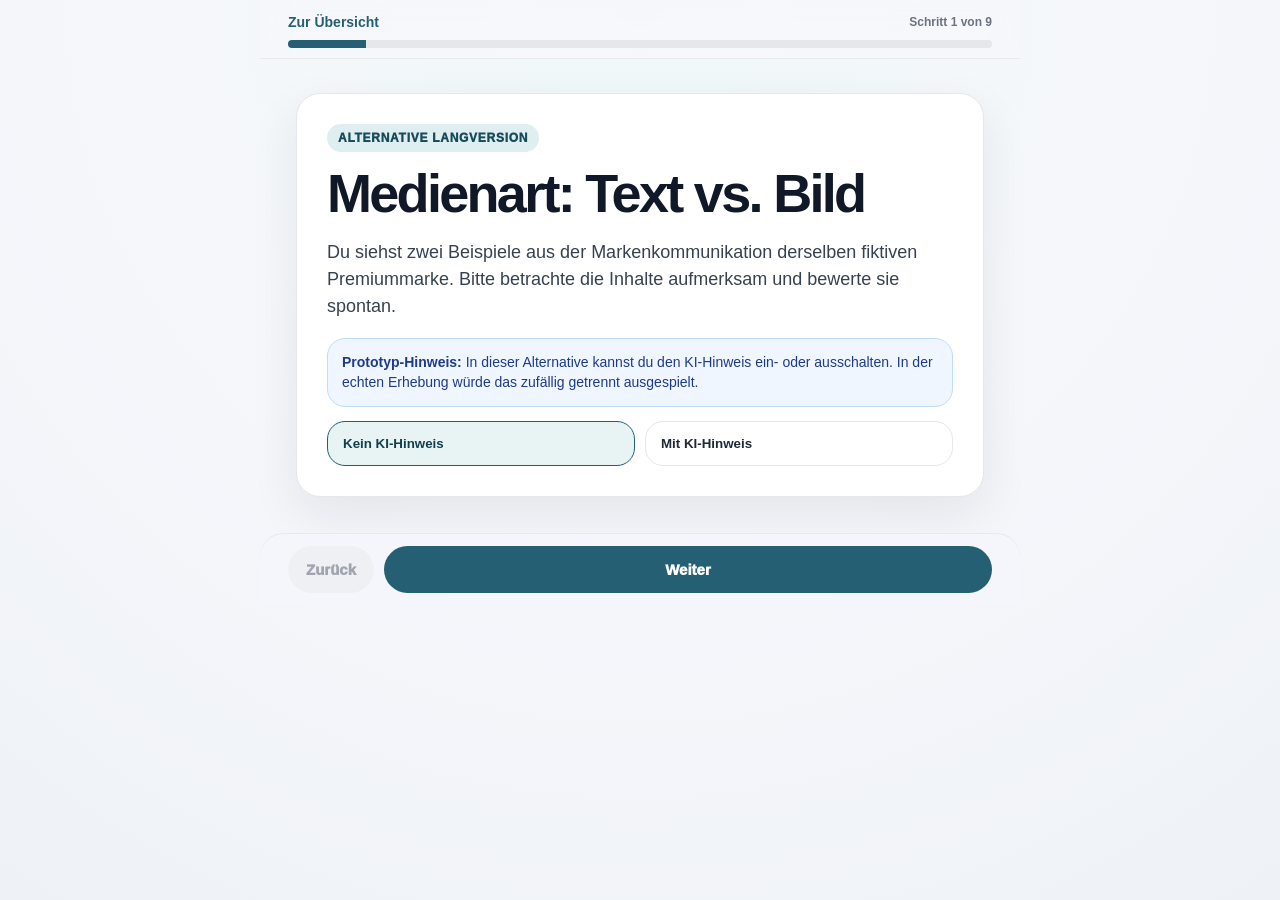
<file: 05_Alternative_Medienart.html>
<!doctype html>
<html lang="de">
<head>
<meta charset="utf-8">
<meta name="viewport" content="width=device-width,initial-scale=1,viewport-fit=cover">
<title>Alternative Medienart</title>
<style>
:root{--bg:#f6f7fb;--card:#fff;--ink:#111827;--muted:#6b7280;--line:#e5e7eb;--brand:#245f73;--brand2:#dfeef0;--danger:#b91c1c;--radius:24px;--max:760px}*{box-sizing:border-box}html{scroll-behavior:smooth}body{margin:0;min-height:100svh;background:radial-gradient(circle at top,#eff8f8 0,#f6f7fb 46%,#eef2f7 100%);font-family:-apple-system,BlinkMacSystemFont,"Segoe UI",Roboto,Inter,Arial,sans-serif;color:var(--ink);padding:env(safe-area-inset-top) env(safe-area-inset-right) env(safe-area-inset-bottom) env(safe-area-inset-left)}.app{width:min(100%,var(--max));margin:0 auto;min-height:100svh;display:flex;flex-direction:column}.top{position:sticky;top:0;z-index:20;background:rgba(246,247,251,.88);backdrop-filter:blur(16px);padding:14px clamp(14px,4vw,28px) 10px;border-bottom:1px solid rgba(229,231,235,.8)}.toprow{display:flex;align-items:center;justify-content:space-between;gap:12px}.backlink{color:var(--brand);text-decoration:none;font-weight:900;font-size:14px}.steptext{font-size:12px;color:var(--muted);font-weight:800}.bar{height:8px;background:#e5e7eb;border-radius:999px;overflow:hidden;margin-top:10px}.bar span{display:block;height:100%;background:var(--brand);width:0%;transition:.25s}.screen{display:none;padding:clamp(18px,5vw,36px);flex:1}.screen.active{display:block}.card{background:var(--card);border:1px solid var(--line);border-radius:var(--radius);padding:clamp(18px,5vw,30px);box-shadow:0 18px 50px rgba(15,23,42,.08)}h1{font-size:clamp(30px,8vw,54px);line-height:1.02;letter-spacing:-.05em;margin:0 0 14px}h2{font-size:clamp(23px,6vw,36px);line-height:1.08;letter-spacing:-.04em;margin:0 0 12px}p{font-size:clamp(15px,3.8vw,18px);line-height:1.5;color:#374151}.muted{color:var(--muted)}.pill{display:inline-flex;padding:7px 11px;border-radius:999px;background:var(--brand2);color:#174b5b;font-size:12px;font-weight:950;text-transform:uppercase;letter-spacing:.06em;margin-bottom:14px}.notice{border:1px solid #bfdbfe;background:#eff6ff;color:#1e3a8a;border-radius:18px;padding:13px 14px;font-size:14px;line-height:1.45;margin:14px 0}.treatment{border:1px solid var(--line);border-radius:22px;background:#fbfbfc;padding:14px;margin:14px 0 18px}.ad{background:#fff;border-radius:20px;border:1px solid #eceff3;overflow:hidden}.adimg{width:100%;display:block;max-height:48svh;object-fit:cover}.adbody{padding:18px}.brandname{font-size:12px;font-weight:950;color:#245f73;letter-spacing:.12em;text-transform:uppercase;margin-bottom:8px}.headline{font-size:clamp(24px,7vw,38px);line-height:1;letter-spacing:-.04em;font-weight:950;margin-bottom:10px}.copy{color:#4b5563;line-height:1.48;font-size:clamp(15px,3.8vw,17px)}.qblock{margin:18px 0;padding-top:4px}.qtitle{font-weight:850;font-size:clamp(15px,4vw,18px);line-height:1.35;margin-bottom:12px}.scale{display:grid;grid-template-columns:1fr auto;align-items:center;gap:12px}.scale input{width:100%;accent-color:var(--brand)}.value{min-width:38px;height:38px;border-radius:14px;background:#eef2f7;display:grid;place-items:center;font-weight:950}.labels{display:flex;justify-content:space-between;color:#6b7280;font-size:11px;margin-top:4px;gap:10px}.choicegrid{display:grid;grid-template-columns:1fr;gap:10px;margin-top:14px}.choice{border:1px solid var(--line);background:#fff;border-radius:18px;padding:14px 15px;text-align:left;font-weight:800;color:#1f2937}.choice.selected{border-color:var(--brand);background:#e8f3f4;color:#123f4c}.field{width:100%;border:1px solid var(--line);border-radius:16px;padding:14px;font:inherit;background:#fff}.nav{position:sticky;bottom:0;background:rgba(246,247,251,.9);backdrop-filter:blur(16px);border-top:1px solid rgba(229,231,235,.9);padding:12px clamp(14px,4vw,28px) calc(12px + env(safe-area-inset-bottom));display:flex;gap:10px}.btn{border:0;border-radius:999px;padding:15px 18px;font-weight:950;font-size:15px}.btn.secondary{background:#e5e7eb;color:#374151}.btn.primary{background:var(--brand);color:#fff;flex:1}.btn:disabled{opacity:.45}.summary{white-space:pre-wrap;background:#0f172a;color:#e5e7eb;border-radius:18px;padding:16px;font-size:13px;overflow:auto;max-height:42svh}@media(min-width:720px){.choicegrid{grid-template-columns:repeat(2,1fr)}.screen{padding-top:34px}.adbody{padding:24px}.nav{border-radius:24px 24px 0 0}}@media(max-width:370px){.nav{flex-direction:column-reverse}.btn{width:100%}.adimg{max-height:40svh}}
.index-link{display:inline-flex;align-items:center;gap:6px;text-decoration:none;color:#155eaa;background:#eef5ff;border:1px solid #bfdbfe;border-radius:999px;padding:8px 12px;font-size:13px;font-weight:850;margin-bottom:10px}.index-link:active{transform:translateY(1px)}@media (min-width:760px){.index-link{font-size:14px}}
</style>
</head>
<body>
<div class="app">
<header class="top"><div class="toprow"><a class="backlink" href="index.html">Zur Übersicht</a><div class="steptext" id="stepText"></div></div><div class="bar"><span id="progress"></span></div></header>
<main id="screens"></main>
<nav class="nav"><button class="btn secondary" id="prevBtn">Zurück</button><button class="btn primary" id="nextBtn">Weiter</button></nav>
</div>
<script>
const image='aurelis_premium.png';
const textAsset={type:'Text',html:`<div class="ad"><div class="adbody"><div class="brandname">Aurelis</div><div class="headline">Mehr Ruhe für deine Haut.</div><div class="copy">Aurelis verbindet hochwertige Formulierungen mit einer Pflegeroutine, die sich bewusst und angenehm anfühlt. Für Haut, die gepflegter, ausgeglichener und frischer wirken soll.</div></div></div>`};
const imageAsset={type:'Bild',html:`<div class="ad"><img class="adimg" src="${image}" alt="Aurelis Premium Treatment"><div class="adbody"><div class="brandname">Aurelis</div><div class="copy">Bildmotiv der Markenkommunikation.</div></div></div>`};
let order=Math.random()<.5?[textAsset,imageAsset]:[imageAsset,textAsset];
let aiMode=false;const answers={condition:'alternative_medienart',ai_hint:false,order:order.map(x=>x.type)};
const likertLabels='<div class="labels"><span>1 Stimme gar nicht zu</span><span>5 Stimme voll zu</span></div>';
const evalItems=[['trust_reliable','Durch die gezeigte Anzeige wirkt diese Marke für mich verlässlich.'],['trust','Durch die gezeigte Anzeige könnte ich mir vorstellen, Vertrauen in diese Marke aufzubauen.'],['trust_promise','Durch die gezeigte Anzeige wirkt es auf mich so, als würde diese Marke halten, was sie verspricht.'],['trust_intentions','Durch die gezeigte Anzeige wirkt es auf mich so, als würde diese Marke die Erwartungen ihrer Kund:innen erfüllen.'],['innovative','Durch die gezeigte Anzeige habe ich das Gefühl, dass diese Marke innovativ ist.'],['creative','Durch die gezeigte Anzeige habe ich das Gefühl, dass diese Marke kreativ ist.'],['modern','Durch die gezeigte Anzeige habe ich das Gefühl, dass diese Marke modern und zukunftsorientiert ist.'],['solutions','Durch die gezeigte Anzeige habe ich das Gefühl, dass diese Marke neue und relevante Lösungen hervorbringen kann.'],['purchase','Durch die gezeigte Anzeige könnte ich mir vorstellen, Produkte dieser Marke zu kaufen.'],['consider','Durch die gezeigte Anzeige ist die Wahrscheinlichkeit hoch, dass ich diese Marke in Betracht ziehen könnte.'],['choose','Durch die gezeigte Anzeige könnte ich diese Marke eher auswählen als vergleichbare Alternativen.'],['positive','Durch die gezeigte Anzeige hinterlässt diese Marke insgesamt einen positiven Eindruck bei mir.'],['fit','Durch die gezeigte Anzeige wirkt die Markenkommunikation für mich passend zu dieser Marke.'],['quality','Durch die gezeigte Anzeige wirkt diese Marke für mich hochwertig.']];
const blocks=[];
function treatment(asset){return `<div class="treatment"><div class="pill">Treatment sichtbar: ${asset.type}</div>${asset.html}</div>`}
function slider(name,label){return `<div class="qblock"><div class="qtitle">${label}</div><div class="scale"><input type="range" min="1" max="5" value="3" step="1" data-name="${name}"><div class="value" data-val="${name}">3</div></div>${likertLabels}</div>`}
function choices(name,opts){return `<div class="choicegrid" data-choice="${name}">${opts.map(o=>`<button class="choice" type="button" data-value="${o}">${o}</button>`).join('')}</div>`}
function evalScreen(asset,idx){return `<section class="screen"><div class="card"><div class="pill">Bewertung Stimulus ${idx+1}</div><h2>${asset.type}-Asset bewerten</h2><p class="muted">Bitte bewerte die folgenden Aussagen spontan nach deinem Eindruck.</p>${treatment(asset)}${evalItems.map(([k,l])=>slider(`s${idx+1}_${asset.type}_${k}`,l)).join('')}</div></section>`}
blocks.push(`<section class="screen active"><div class="card"><div class="pill">Alternative Langversion</div><h1>Medienart: Text vs. Bild</h1><p>Du siehst zwei Beispiele aus der Markenkommunikation derselben fiktiven Premiummarke. Bitte betrachte die Inhalte aufmerksam und bewerte sie spontan.</p><div class="notice"><strong>Prototyp-Hinweis:</strong> In dieser Alternative kannst du den KI-Hinweis ein- oder ausschalten. In der echten Erhebung würde das zufällig getrennt ausgespielt.</div><div class="choicegrid" data-choice="ai_hint"><button class="choice selected" type="button" data-value="Kein KI-Hinweis">Kein KI-Hinweis</button><button class="choice" type="button" data-value="Mit KI-Hinweis">Mit KI-Hinweis</button></div></div></section>`);
blocks.push(`<section class="screen"><div class="card"><div class="pill">Stimulus 1</div><h2>Bitte betrachte diesen Inhalt</h2><p class="muted aiNotice"></p>${treatment(order[0])}</div></section>`);
blocks.push(evalScreen(order[0],0));
blocks.push(`<section class="screen"><div class="card"><div class="pill">Stimulus 2</div><h2>Bitte betrachte diesen Inhalt</h2><p class="muted aiNotice"></p>${treatment(order[1])}</div></section>`);
blocks.push(evalScreen(order[1],1));
blocks.push(`<section class="screen"><div class="card"><div class="pill">Direkter Vergleich</div><h2>Vergleich der beiden Medienarten</h2><div class="qblock"><div class="qtitle">Welcher Inhalt hat dein Vertrauen in die Marke stärker beeinflusst?</div>${choices('compare_trust',['Der Text','Das Bild','Beide etwa gleich stark'])}</div><div class="qblock"><div class="qtitle">Welcher Inhalt ließ die Marke innovativer erscheinen?</div>${choices('compare_innovation',['Der Text','Das Bild','Beide etwa gleich stark'])}</div><div class="qblock"><div class="qtitle">Welcher Inhalt machte die Marke für dich kaufrelevanter?</div>${choices('compare_purchase',['Der Text','Das Bild','Beide etwa gleich stark'])}</div></div></section>`);
blocks.push(`<section class="screen"><div class="card"><div class="pill">Checks</div><h2>Abschließende Einschätzung</h2>${slider('ai_detected','Bei der gezeigten Anzeige hatte ich den Eindruck, dass künstliche Intelligenz eingesetzt wurde.')}${slider('creation_relevant','Für meine Bewertung war relevant, wie die Inhalte erstellt wurden.')}${slider('category_familiarity','Wie vertraut bist du generell mit der gezeigten Produktkategorie?')}</div></section>`);
blocks.push(`<section class="screen"><div class="card"><div class="pill">Demografie</div><h2>Angaben zu deiner Person</h2><div class="qblock"><div class="qtitle">Wie alt bist du?</div><input class="field" data-name="age" inputmode="numeric" placeholder="Alter"></div><div class="qblock"><div class="qtitle">Welchem Geschlecht ordnest du dich zu?</div>${choices('gender',['Weiblich','Männlich','Divers','Keine Angabe'])}</div><div class="qblock"><div class="qtitle">Wie häufig nutzt du KI-Anwendungen?</div>${choices('ai_usage',['Nie','Seltener als einmal im Monat','Mehrmals im Monat','Mehrmals pro Woche','Täglich oder fast täglich','Keine Angabe'])}</div></div></section>`);
blocks.push(`<section class="screen"><div class="card"><div class="pill">Fertig</div><h2>Danke dir!</h2><p>Der Prototyp speichert nichts extern. Unten siehst du nur eine lokale Vorschau der Antworten.</p><pre class="summary" id="summary"></pre></div></section>`);
document.getElementById('screens').innerHTML=blocks.join('');
let i=0;const screens=[...document.querySelectorAll('.screen')],progress=document.getElementById('progress'),stepText=document.getElementById('stepText'),prev=document.getElementById('prevBtn'),next=document.getElementById('nextBtn');
function update(){screens.forEach((s,n)=>s.classList.toggle('active',n===i));progress.style.width=((i+1)/screens.length*100)+'%';stepText.textContent=`Schritt ${i+1} von ${screens.length}`;prev.disabled=i===0;next.textContent=i===screens.length-1?'Zur Übersicht':'Weiter';document.querySelectorAll('.aiNotice').forEach(e=>e.textContent=aiMode?'Die gezeigten Inhalte wurden mithilfe generativer KI erstellt.':'');if(i===screens.length-1)document.getElementById('summary').textContent=JSON.stringify(answers,null,2);window.scrollTo(0,0)}
document.addEventListener('input',e=>{if(e.target.matches('input[type=range]')){answers[e.target.dataset.name]=e.target.value;document.querySelector(`[data-val="${e.target.dataset.name}"]`).textContent=e.target.value}if(e.target.matches('.field'))answers[e.target.dataset.name]=e.target.value});
document.addEventListener('click',e=>{const b=e.target.closest('.choice');if(!b)return;const group=b.parentElement;group.querySelectorAll('.choice').forEach(x=>x.classList.remove('selected'));b.classList.add('selected');answers[group.dataset.choice]=b.dataset.value;if(group.dataset.choice==='ai_hint'){aiMode=b.dataset.value==='Mit KI-Hinweis';answers.ai_hint=aiMode;update()}});
prev.onclick=()=>{if(i>0){i--;update()}};next.onclick=()=>{if(i===screens.length-1){location.href='index.html';return}i++;update()};update();
</script>
</body>
</html>
</file>
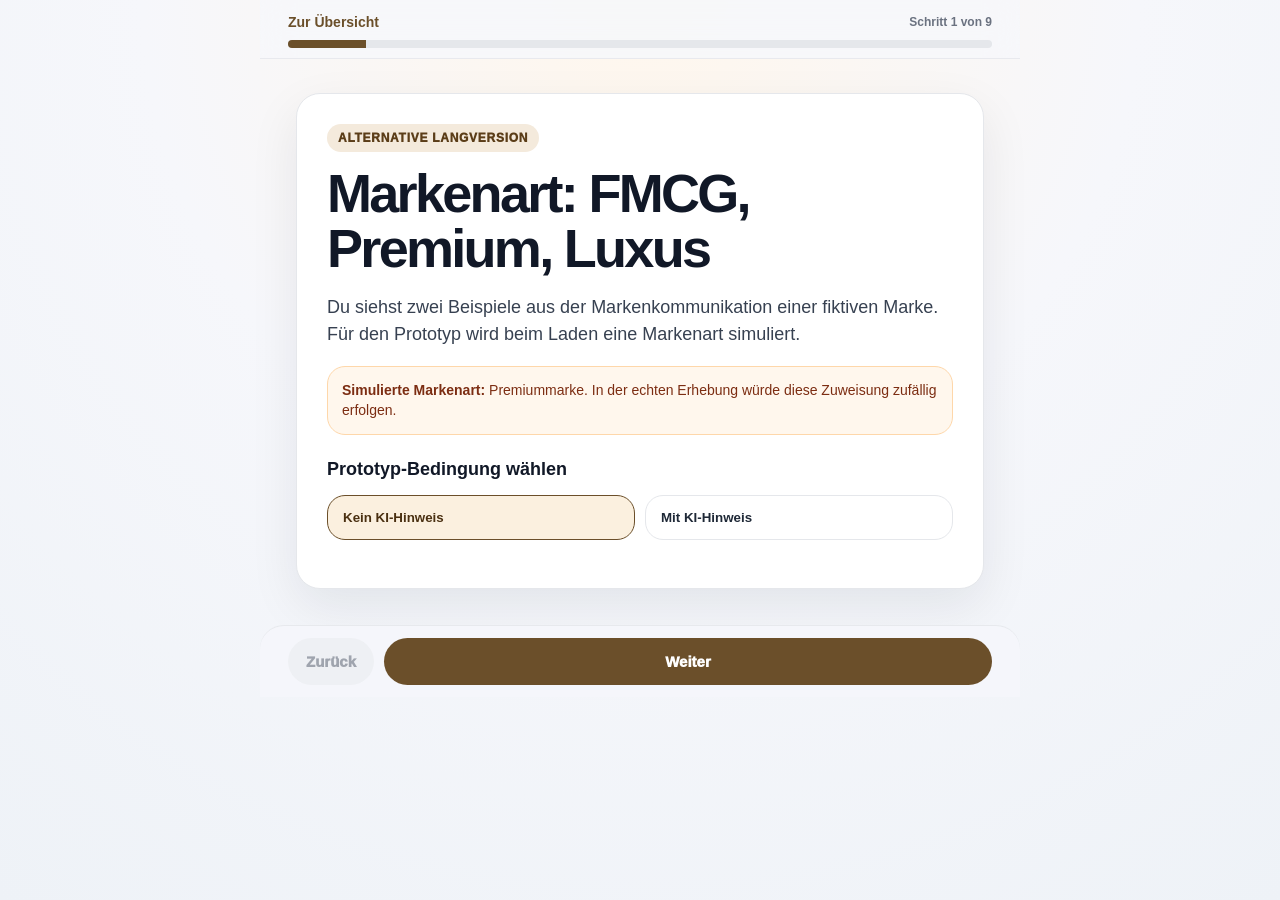
<file: 06_Alternative_Markenart.html>
<!doctype html>
<html lang="de">
<head>
<meta charset="utf-8">
<meta name="viewport" content="width=device-width,initial-scale=1,viewport-fit=cover">
<title>Alternative Markenart</title>
<style>
:root{--bg:#f6f7fb;--card:#fff;--ink:#111827;--muted:#6b7280;--line:#e5e7eb;--brand:#6b4f2a;--brand2:#f4eadc;--radius:24px;--max:760px}*{box-sizing:border-box}body{margin:0;min-height:100svh;background:radial-gradient(circle at top,#fff7ed 0,#f6f7fb 45%,#eef2f7 100%);font-family:-apple-system,BlinkMacSystemFont,"Segoe UI",Roboto,Inter,Arial,sans-serif;color:var(--ink);padding:env(safe-area-inset-top) env(safe-area-inset-right) env(safe-area-inset-bottom) env(safe-area-inset-left)}.app{width:min(100%,var(--max));margin:0 auto;min-height:100svh;display:flex;flex-direction:column}.top{position:sticky;top:0;z-index:20;background:rgba(246,247,251,.88);backdrop-filter:blur(16px);padding:14px clamp(14px,4vw,28px) 10px;border-bottom:1px solid rgba(229,231,235,.8)}.toprow{display:flex;align-items:center;justify-content:space-between;gap:12px}.backlink{color:var(--brand);text-decoration:none;font-weight:900;font-size:14px}.steptext{font-size:12px;color:var(--muted);font-weight:800}.bar{height:8px;background:#e5e7eb;border-radius:999px;overflow:hidden;margin-top:10px}.bar span{display:block;height:100%;background:var(--brand);width:0%;transition:.25s}.screen{display:none;padding:clamp(18px,5vw,36px);flex:1}.screen.active{display:block}.card{background:var(--card);border:1px solid var(--line);border-radius:var(--radius);padding:clamp(18px,5vw,30px);box-shadow:0 18px 50px rgba(15,23,42,.08)}h1{font-size:clamp(30px,8vw,54px);line-height:1.02;letter-spacing:-.05em;margin:0 0 14px}h2{font-size:clamp(23px,6vw,36px);line-height:1.08;letter-spacing:-.04em;margin:0 0 12px}p{font-size:clamp(15px,3.8vw,18px);line-height:1.5;color:#374151}.muted{color:var(--muted)}.pill{display:inline-flex;padding:7px 11px;border-radius:999px;background:var(--brand2);color:#5b3d18;font-size:12px;font-weight:950;text-transform:uppercase;letter-spacing:.06em;margin-bottom:14px}.notice{border:1px solid #fed7aa;background:#fff7ed;color:#7c2d12;border-radius:18px;padding:13px 14px;font-size:14px;line-height:1.45;margin:14px 0}.treatment{border:1px solid var(--line);border-radius:22px;background:#fbfbfc;padding:14px;margin:14px 0 18px}.ad{background:#fff;border-radius:20px;border:1px solid #eceff3;overflow:hidden}.adimg{width:100%;display:block;max-height:45svh;object-fit:cover}.adbody{padding:18px}.brandname{font-size:12px;font-weight:950;color:#6b4f2a;letter-spacing:.12em;text-transform:uppercase;margin-bottom:8px}.headline{font-size:clamp(24px,7vw,38px);line-height:1;letter-spacing:-.04em;font-weight:950;margin-bottom:10px}.copy{color:#4b5563;line-height:1.48;font-size:clamp(15px,3.8vw,17px)}.qblock{margin:18px 0;padding-top:4px}.qtitle{font-weight:850;font-size:clamp(15px,4vw,18px);line-height:1.35;margin-bottom:12px}.scale{display:grid;grid-template-columns:1fr auto;align-items:center;gap:12px}.scale input{width:100%;accent-color:var(--brand)}.value{min-width:38px;height:38px;border-radius:14px;background:#eef2f7;display:grid;place-items:center;font-weight:950}.labels{display:flex;justify-content:space-between;color:#6b7280;font-size:11px;margin-top:4px;gap:10px}.choicegrid{display:grid;grid-template-columns:1fr;gap:10px;margin-top:14px}.choice{border:1px solid var(--line);background:#fff;border-radius:18px;padding:14px 15px;text-align:left;font-weight:800;color:#1f2937}.choice.selected{border-color:var(--brand);background:#fbf0df;color:#4a3011}.field{width:100%;border:1px solid var(--line);border-radius:16px;padding:14px;font:inherit;background:#fff}.nav{position:sticky;bottom:0;background:rgba(246,247,251,.9);backdrop-filter:blur(16px);border-top:1px solid rgba(229,231,235,.9);padding:12px clamp(14px,4vw,28px) calc(12px + env(safe-area-inset-bottom));display:flex;gap:10px}.btn{border:0;border-radius:999px;padding:15px 18px;font-weight:950;font-size:15px}.btn.secondary{background:#e5e7eb;color:#374151}.btn.primary{background:var(--brand);color:#fff;flex:1}.btn:disabled{opacity:.45}.summary{white-space:pre-wrap;background:#0f172a;color:#e5e7eb;border-radius:18px;padding:16px;font-size:13px;overflow:auto;max-height:42svh}@media(min-width:720px){.choicegrid{grid-template-columns:repeat(2,1fr)}.screen{padding-top:34px}.adbody{padding:24px}.nav{border-radius:24px 24px 0 0}}@media(max-width:370px){.nav{flex-direction:column-reverse}.btn{width:100%}.adimg{max-height:40svh}}
.index-link{display:inline-flex;align-items:center;gap:6px;text-decoration:none;color:#155eaa;background:#eef5ff;border:1px solid #bfdbfe;border-radius:999px;padding:8px 12px;font-size:13px;font-weight:850;margin-bottom:10px}.index-link:active{transform:translateY(1px)}@media (min-width:760px){.index-link{font-size:14px}}
</style>
</head>
<body>
<div class="app"><header class="top"><div class="toprow"><a class="backlink" href="index.html">Zur Übersicht</a><div class="steptext" id="stepText"></div></div><div class="bar"><span id="progress"></span></div></header><main id="screens"></main><nav class="nav"><button class="btn secondary" id="prevBtn">Zurück</button><button class="btn primary" id="nextBtn">Weiter</button></nav></div>
<script>
const treatments={
FMCG:{name:'Luma',kind:'FMCG / Alltagsmarke',headline:'Pflege, die einfach in deinen Alltag passt.',copy:'Luma steht für unkomplizierte Hautpflege mit angenehmen Texturen und verständlichen Formulierungen. Für ein frisches Hautgefühl jeden Tag.',image:'aurelis_premium.png'},
Premium:{name:'Aurelis',kind:'Premiummarke',headline:'Mehr Ruhe für deine Haut.',copy:'Aurelis verbindet hochwertige Formulierungen mit einer Pflegeroutine, die sich bewusst und angenehm anfühlt. Für Haut, die gepflegter, ausgeglichener und frischer wirken soll.',image:'aurelis_premium.png'},
Luxus:{name:'Maison Aurelia',kind:'Luxusmarke',headline:'Eine seltene Komposition für anspruchsvolle Haut.',copy:'Maison Aurelia inszeniert Pflege als exklusives Ritual aus ausgewählten Formulierungen, sinnlicher Textur und zurückhaltender Eleganz.',image:'aurelis_premium.png'}};
let brandKey=['FMCG','Premium','Luxus'][Math.floor(Math.random()*3)];let aiMode=false;const brand=treatments[brandKey];const answers={condition:'alternative_markenart',brand_type:brandKey,ai_hint:false};
const labels='<div class="labels"><span>1 Stimme gar nicht zu</span><span>5 Stimme voll zu</span></div>';
const evalItems=[['trust_reliable','Durch die gezeigte Anzeige wirkt diese Marke für mich verlässlich.'],['trust','Durch die gezeigte Anzeige könnte ich mir vorstellen, Vertrauen in diese Marke aufzubauen.'],['trust_promise','Durch die gezeigte Anzeige wirkt es auf mich so, als würde diese Marke halten, was sie verspricht.'],['trust_intentions','Durch die gezeigte Anzeige wirkt es auf mich so, als würde diese Marke die Erwartungen ihrer Kund:innen erfüllen.'],['innovative','Durch die gezeigte Anzeige habe ich das Gefühl, dass diese Marke innovativ ist.'],['creative','Durch die gezeigte Anzeige habe ich das Gefühl, dass diese Marke kreativ ist.'],['modern','Durch die gezeigte Anzeige habe ich das Gefühl, dass diese Marke modern und zukunftsorientiert ist.'],['solutions','Durch die gezeigte Anzeige habe ich das Gefühl, dass diese Marke neue und relevante Lösungen hervorbringen kann.'],['purchase','Durch die gezeigte Anzeige könnte ich mir vorstellen, Produkte dieser Marke zu kaufen.'],['consider','Durch die gezeigte Anzeige ist die Wahrscheinlichkeit hoch, dass ich diese Marke in Betracht ziehen könnte.'],['choose','Durch die gezeigte Anzeige könnte ich diese Marke eher auswählen als vergleichbare Alternativen.'],['positive','Durch die gezeigte Anzeige hinterlässt diese Marke insgesamt einen positiven Eindruck bei mir.'],['fit','Durch die gezeigte Anzeige wirkt die Markenkommunikation für mich passend zu dieser Marke.'],['quality','Durch die gezeigte Anzeige wirkt diese Marke für mich hochwertig.']];
function asset(type){if(type==='Text')return `<div class="ad"><div class="adbody"><div class="brandname">${brand.name} · ${brand.kind}</div><div class="headline">${brand.headline}</div><div class="copy">${brand.copy}</div></div></div>`;return `<div class="ad"><img class="adimg" src="${brand.image}" alt="${brand.name} Treatment"><div class="adbody"><div class="brandname">${brand.name} · ${brand.kind}</div><div class="copy">Bildmotiv der Markenkommunikation.</div></div></div>`}
function treatment(type){return `<div class="treatment"><div class="pill">Treatment sichtbar: ${type}</div>${asset(type)}</div>`}
function slider(name,label){return `<div class="qblock"><div class="qtitle">${label}</div><div class="scale"><input type="range" min="1" max="5" value="3" step="1" data-name="${name}"><div class="value" data-val="${name}">3</div></div>${labels}</div>`}
function choices(name,opts){return `<div class="choicegrid" data-choice="${name}">${opts.map(o=>`<button class="choice" type="button" data-value="${o}">${o}</button>`).join('')}</div>`}
function evalScreen(type,idx){return `<section class="screen"><div class="card"><div class="pill">Bewertung ${idx}</div><h2>${type}-Asset bewerten</h2><p class="muted">Bitte bewerte die folgenden Aussagen spontan nach deinem Eindruck.</p>${treatment(type)}${evalItems.map(([k,l])=>slider(`s${idx}_${type}_${k}`,l)).join('')}</div></section>`}
const blocks=[];
blocks.push(`<section class="screen active"><div class="card"><div class="pill">Alternative Langversion</div><h1>Markenart: FMCG, Premium, Luxus</h1><p>Du siehst zwei Beispiele aus der Markenkommunikation einer fiktiven Marke. Für den Prototyp wird beim Laden eine Markenart simuliert.</p><div class="notice"><strong>Simulierte Markenart:</strong> ${brand.kind}. In der echten Erhebung würde diese Zuweisung zufällig erfolgen.</div><div class="qblock"><div class="qtitle">Prototyp-Bedingung wählen</div><div class="choicegrid" data-choice="ai_hint"><button class="choice selected" type="button" data-value="Kein KI-Hinweis">Kein KI-Hinweis</button><button class="choice" type="button" data-value="Mit KI-Hinweis">Mit KI-Hinweis</button></div></div></div></section>`);
blocks.push(`<section class="screen"><div class="card"><div class="pill">Stimulus 1</div><h2>Bitte betrachte diesen Inhalt</h2><p class="muted aiNotice"></p>${treatment('Text')}</div></section>`);
blocks.push(evalScreen('Text',1));
blocks.push(`<section class="screen"><div class="card"><div class="pill">Stimulus 2</div><h2>Bitte betrachte diesen Inhalt</h2><p class="muted aiNotice"></p>${treatment('Bild')}</div></section>`);
blocks.push(evalScreen('Bild',2));
blocks.push(`<section class="screen"><div class="card"><div class="pill">Markenart-Check</div><h2>Wie wirkt die Marke auf dich?</h2><div class="qblock"><div class="qtitle">Wie würdest du die gezeigte Marke am ehesten einordnen?</div>${choices('brand_classification',['FMCG- bzw. Alltagsmarke','Premiummarke','Luxusmarke','Keine klare Zuordnung möglich','Weiß nicht'])}</div>${slider('exclusive','Die Marke wirkt exklusiv.')}${slider('everyday','Die Marke wirkt eher alltagsnah als prestigeträchtig.')}</div></section>`);
blocks.push(`<section class="screen"><div class="card"><div class="pill">KI-Check</div><h2>Abschließende Einschätzung</h2>${slider('ai_detected','Bei der gezeigten Anzeige hatte ich den Eindruck, dass künstliche Intelligenz eingesetzt wurde.')}${slider('creation_relevant','Für meine Bewertung war relevant, wie die Inhalte erstellt wurden.')}${slider('category_familiarity','Wie vertraut bist du generell mit Marken aus dieser Produktkategorie?')}</div></section>`);
blocks.push(`<section class="screen"><div class="card"><div class="pill">Demografie</div><h2>Angaben zu deiner Person</h2><div class="qblock"><div class="qtitle">Wie alt bist du?</div>${choices('age',['Unter 18 Jahre','18 bis 24 Jahre','25 bis 34 Jahre','35 bis 44 Jahre','45 bis 54 Jahre','55 bis 64 Jahre','65 Jahre oder älter','Keine Angabe'])}</div><div class="qblock"><div class="qtitle">Welchem Geschlecht ordnest du dich zu?</div>${choices('gender',['Weiblich','Männlich','Divers','Keine Angabe'])}</div><div class="qblock"><div class="qtitle">Wie häufig nutzt du KI-Anwendungen?</div>${choices('ai_usage',['Nie','Seltener als einmal im Monat','Mehrmals im Monat','Mehrmals pro Woche','Täglich oder fast täglich','Keine Angabe'])}</div></div></section>`);
blocks.push(`<section class="screen"><div class="card"><div class="pill">Fertig</div><h2>Danke dir!</h2><p>Der Prototyp speichert nichts extern. Unten siehst du nur eine lokale Vorschau der Antworten.</p><pre class="summary" id="summary"></pre></div></section>`);
document.getElementById('screens').innerHTML=blocks.join('');
let i=0;const screens=[...document.querySelectorAll('.screen')],progress=document.getElementById('progress'),stepText=document.getElementById('stepText'),prev=document.getElementById('prevBtn'),next=document.getElementById('nextBtn');
function update(){screens.forEach((s,n)=>s.classList.toggle('active',n===i));progress.style.width=((i+1)/screens.length*100)+'%';stepText.textContent=`Schritt ${i+1} von ${screens.length}`;prev.disabled=i===0;next.textContent=i===screens.length-1?'Zur Übersicht':'Weiter';document.querySelectorAll('.aiNotice').forEach(e=>e.textContent=aiMode?'Die gezeigten Inhalte wurden mithilfe generativer KI erstellt.':'');if(i===screens.length-1)document.getElementById('summary').textContent=JSON.stringify(answers,null,2);window.scrollTo(0,0)}
document.addEventListener('input',e=>{if(e.target.matches('input[type=range]')){answers[e.target.dataset.name]=e.target.value;document.querySelector(`[data-val="${e.target.dataset.name}"]`).textContent=e.target.value}if(e.target.matches('.field'))answers[e.target.dataset.name]=e.target.value});
document.addEventListener('click',e=>{const b=e.target.closest('.choice');if(!b)return;const group=b.parentElement;group.querySelectorAll('.choice').forEach(x=>x.classList.remove('selected'));b.classList.add('selected');answers[group.dataset.choice]=b.dataset.value;if(group.dataset.choice==='ai_hint'){aiMode=b.dataset.value==='Mit KI-Hinweis';answers.ai_hint=aiMode;update()}});
prev.onclick=()=>{if(i>0){i--;update()}};next.onclick=()=>{if(i===screens.length-1){location.href='index.html';return}i++;update()};update();
</script>
</body>
</html>
</file>
